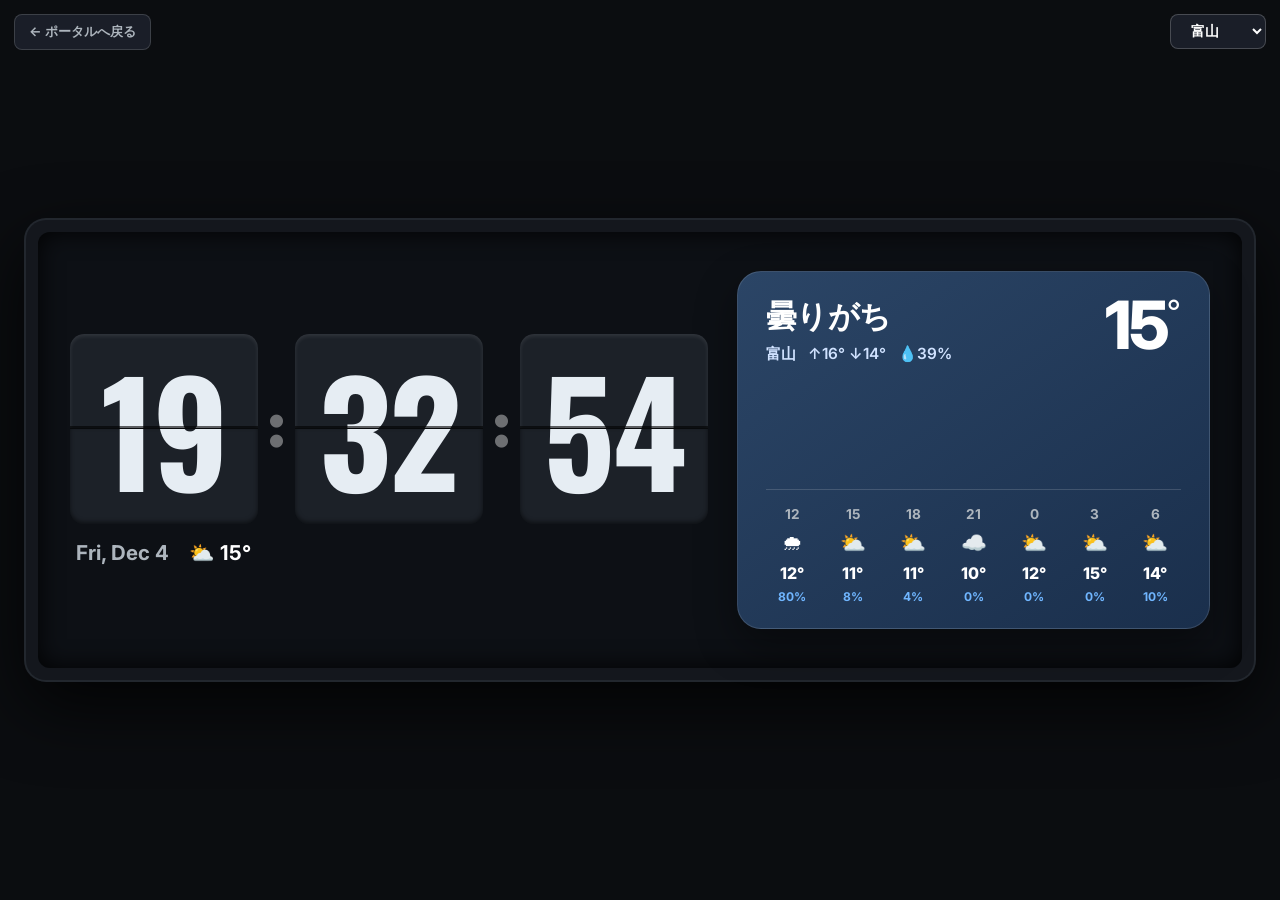
<file: apps/flip-weather/index.html>
<!DOCTYPE html>
<html lang="ja">
<head>
  <meta charset="UTF-8">
  <meta name="viewport" content="width=device-width, initial-scale=1.0, maximum-scale=1.0, user-scalable=no, viewport-fit=cover">
  <title>Flip Clock & Weather Smart Display (フリップ時計＆天気ディスプレイ)</title>
  <link rel="preconnect" href="https://fonts.googleapis.com">
  <link rel="preconnect" href="https://fonts.gstatic.com" crossorigin>
  <link href="https://fonts.googleapis.com/css2?family=Inter:wght@400;600;700;800;900&family=Oswald:wght@600;700&display=swap" rel="stylesheet">
  <link rel="stylesheet" href="style.css">
</head>
<body>

  <!-- Navigation Return -->
  <a href="../../portal.html" class="portal-back-btn" title="ポータル画面に戻る">← ポータルへ戻る</a>

  <!-- Top City / Setting Controls -->
  <div class="top-controls">
    <select id="citySelect" class="city-selector">
      <option value="toyama" selected>富山</option>
      <option value="tokyo">東京</option>
      <option value="osaka">大阪</option>
      <option value="sapporo">札幌</option>
      <option value="fukuoka">福岡</option>
      <option value="nagoya">名古屋</option>
    </select>
  </div>

  <!-- Smart Display Physical Chassis -->
  <div class="smart-display-frame">
    <div class="smart-screen">

      <!-- Left: Flip Clock Section -->
      <section class="clock-panel">
        <div class="flip-clock-wrapper">
          <!-- Hours -->
          <div class="flip-unit" id="flipHours">
            <div class="flip-card">
              <div class="card-upper"><span class="card-num">11</span></div>
              <div class="card-lower"><span class="card-num">11</span></div>
            </div>
          </div>

          <div class="flip-colon">:</div>

          <!-- Minutes -->
          <div class="flip-unit" id="flipMinutes">
            <div class="flip-card">
              <div class="card-upper"><span class="card-num">49</span></div>
              <div class="card-lower"><span class="card-num">49</span></div>
            </div>
          </div>

          <div class="flip-colon">:</div>

          <!-- Seconds -->
          <div class="flip-unit" id="flipSeconds">
            <div class="flip-card">
              <div class="card-upper"><span class="card-num">47</span></div>
              <div class="card-lower"><span class="card-num">47</span></div>
            </div>
          </div>
        </div>

        <!-- Clock Bottom Sub Info -->
        <div class="clock-sub-info">
          <span class="sub-date" id="clockSubDate">Mon, Nov 24</span>
          <span class="sub-weather" id="clockSubWeather">⛅ 15°</span>
        </div>
      </section>

      <!-- Right: Detailed Weather Card -->
      <section class="weather-panel">
        <div class="weather-card">
          <!-- Main Weather Header -->
          <div class="weather-header">
            <div class="weather-headline">
              <h2 class="weather-cond" id="weatherCondText">曇りがち</h2>
              <div class="weather-meta">
                <span id="cityNameLabel">富山</span>
                <span class="meta-highlow">↑<span id="tempHigh">16</span>° ↓<span id="tempLow">14</span>°</span>
                <span class="meta-hum">💧<span id="humVal">39</span>%</span>
              </div>
            </div>

            <div class="current-temp">
              <span class="temp-big" id="currentTempBig">15</span><span class="temp-deg">°</span>
            </div>
          </div>

          <!-- Hourly Forecast Horizontal Track -->
          <div class="forecast-track" id="forecastTrack">
            <!-- 7 Hourly Forecast Slots -->
            <div class="forecast-slot">
              <span class="slot-time">12</span>
              <span class="slot-icon">🌧</span>
              <span class="slot-temp">12°</span>
              <span class="slot-pop">80%</span>
            </div>
            <div class="forecast-slot">
              <span class="slot-time">15</span>
              <span class="slot-icon">⛅</span>
              <span class="slot-temp">11°</span>
              <span class="slot-pop">8%</span>
            </div>
            <div class="forecast-slot">
              <span class="slot-time">18</span>
              <span class="slot-icon">⛅</span>
              <span class="slot-temp">11°</span>
              <span class="slot-pop">4%</span>
            </div>
            <div class="forecast-slot">
              <span class="slot-time">21</span>
              <span class="slot-icon">☁️</span>
              <span class="slot-temp">10°</span>
              <span class="slot-pop">0%</span>
            </div>
            <div class="forecast-slot">
              <span class="slot-time">0</span>
              <span class="slot-icon">⛅</span>
              <span class="slot-temp">12°</span>
              <span class="slot-pop">0%</span>
            </div>
            <div class="forecast-slot">
              <span class="slot-time">3</span>
              <span class="slot-icon">⛅</span>
              <span class="slot-temp">15°</span>
              <span class="slot-pop">0%</span>
            </div>
            <div class="forecast-slot">
              <span class="slot-time">6</span>
              <span class="slot-icon">⛅</span>
              <span class="slot-temp">14°</span>
              <span class="slot-pop">10%</span>
            </div>
          </div>
        </div>
      </section>

    </div>
  </div>

  <script src="app.js"></script>
</body>
</html>
</file>
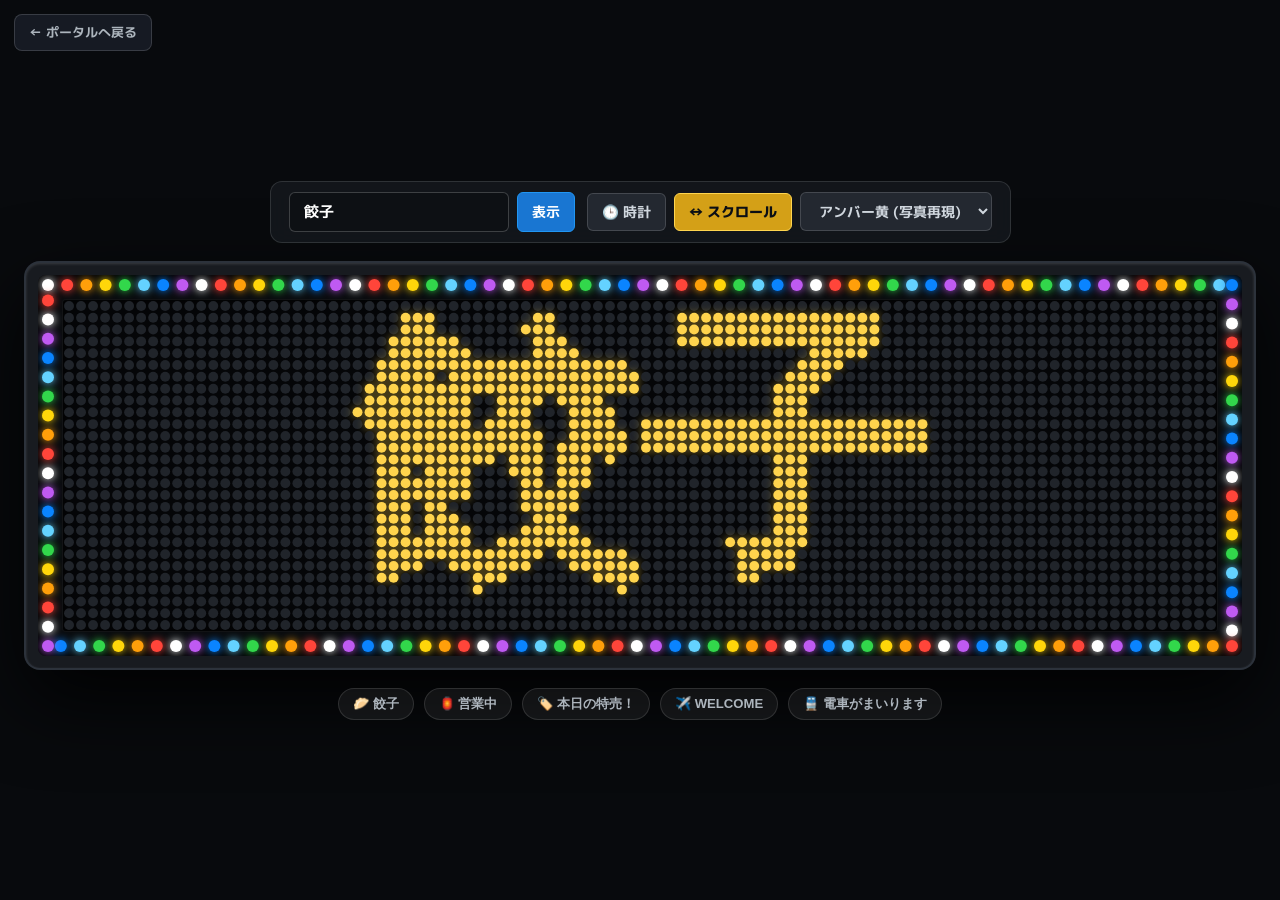
<file: apps/led-matrix/index.html>
<!DOCTYPE html>
<html lang="ja">
<head>
  <meta charset="UTF-8">
  <meta name="viewport" content="width=device-width, initial-scale=1.0, maximum-scale=1.0, user-scalable=no, viewport-fit=cover">
  <title>LED Dot Matrix Display (LEDドットマトリクス電光掲示板)</title>
  <link rel="preconnect" href="https://fonts.googleapis.com">
  <link rel="preconnect" href="https://fonts.gstatic.com" crossorigin>
  <link href="https://fonts.googleapis.com/css2?family=M+PLUS+1p:wght@900&family=Press+Start+2P&family=Share+Tech+Mono&display=swap" rel="stylesheet">
  <link rel="stylesheet" href="style.css">
</head>
<body>

  <!-- Navigation Return -->
  <a href="../../portal.html" class="portal-back-btn" title="ポータル画面に戻る">← ポータルへ戻る</a>

  <!-- Top Controller Bar -->
  <div class="top-controls">
    <div class="input-group">
      <input type="text" id="msgInput" value="餃子" placeholder="表示したい文字（漢字・英数）" maxlength="40">
      <button id="updateMsgBtn" class="ctrl-btn primary">表示</button>
    </div>

    <div class="mode-group">
      <button id="clockModeBtn" class="ctrl-btn">🕒 時計</button>
      <button id="scrollModeBtn" class="ctrl-btn active">↔ スクロール</button>
      <select id="colorSelect" class="ctrl-select">
        <option value="amber" selected>アンバー黄 (写真再現)</option>
        <option value="red">レッド (赤色LED)</option>
        <option value="green">グリーン (緑色LED)</option>
        <option value="cyan">シアン (青緑LED)</option>
        <option value="white">ホワイト (白色LED)</option>
      </select>
    </div>
  </div>

  <!-- Physical Display Chassis Frame -->
  <div class="matrix-chassis">
    <!-- Outer Colorful Chaser LED Border -->
    <div class="chaser-border-wrapper">
      <canvas id="borderLedsCanvas" class="border-canvas"></canvas>

      <!-- Inner Matrix Display Screen -->
      <div class="matrix-screen-box">
        <canvas id="matrixCanvas" class="matrix-canvas"></canvas>
      </div>
    </div>
  </div>

  <!-- Quick Preset Pills -->
  <div class="preset-pills">
    <button class="pill-btn" data-text="餃子">🥟 餃子</button>
    <button class="pill-btn" data-text="営業中">🏮 営業中</button>
    <button class="pill-btn" data-text="本日の特売！">🏷️ 本日の特売！</button>
    <button class="pill-btn" data-text="WELCOME TO TOKYO">✈️ WELCOME</button>
    <button class="pill-btn" data-text="電車がまいります">🚆 電車がまいります</button>
  </div>

  <script src="app.js"></script>
</body>
</html>
</file>
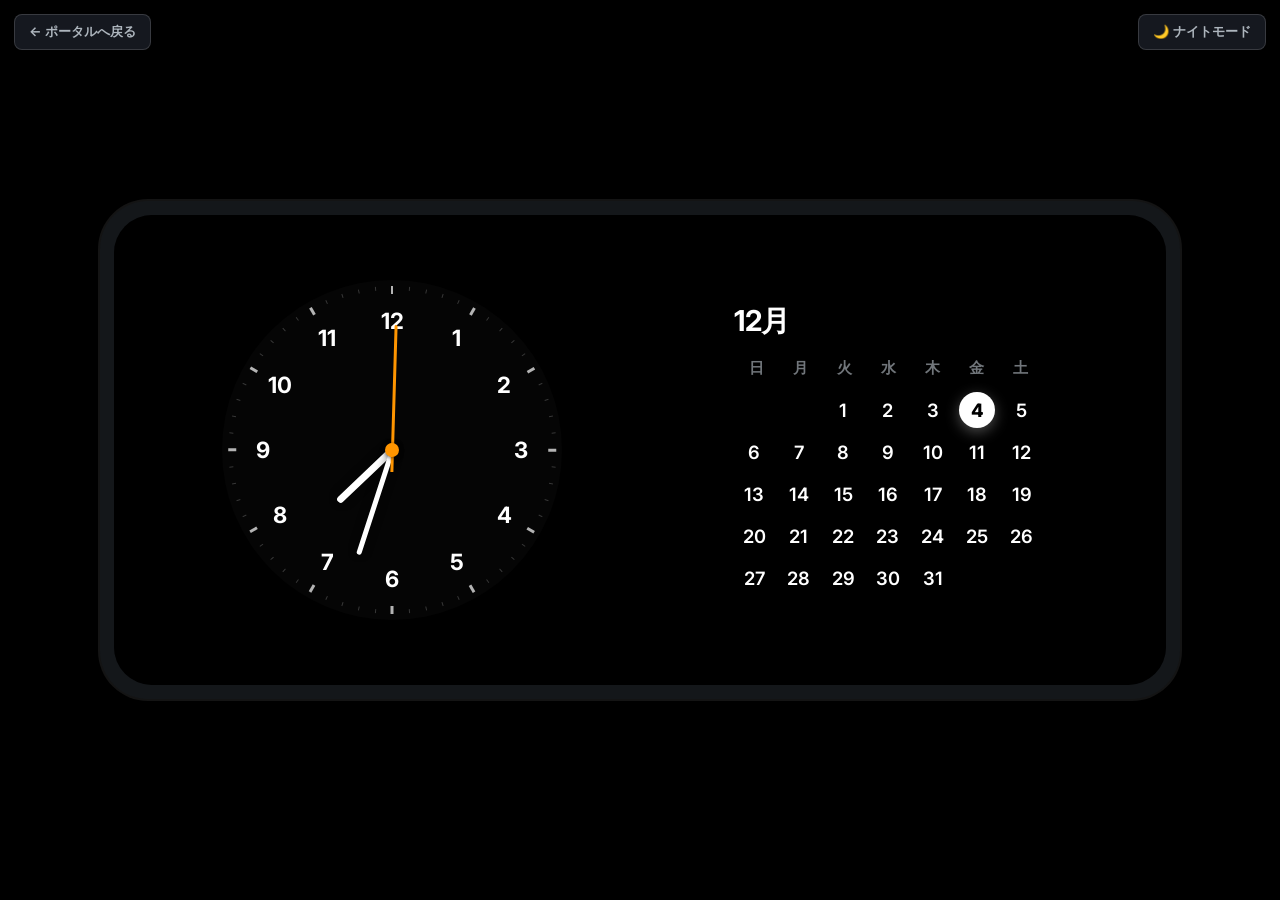
<file: apps/standby-clock/index.html>
<!DOCTYPE html>
<html lang="ja">
<head>
  <meta charset="UTF-8">
  <meta name="viewport" content="width=device-width, initial-scale=1.0, maximum-scale=1.0, user-scalable=no, viewport-fit=cover">
  <title>iOS StandBy Clock & Calendar (スタンバイ風時計＆カレンダー)</title>
  <link rel="preconnect" href="https://fonts.googleapis.com">
  <link rel="preconnect" href="https://fonts.gstatic.com" crossorigin>
  <link href="https://fonts.googleapis.com/css2?family=SF+Pro+Display:wght@400;600;700&family=Inter:wght@400;600;700;800;900&display=swap" rel="stylesheet">
  <link rel="stylesheet" href="style.css">
</head>
<body class="theme-default">

  <!-- Navigation Return -->
  <a href="../../portal.html" class="portal-back-btn" title="ポータル画面に戻る">← ポータルへ戻る</a>

  <!-- Top Controls -->
  <div class="top-controls">
    <button id="themeToggleBtn" class="control-btn" title="ナイトモード切替">🌙 ナイトモード</button>
  </div>

  <!-- Physical Stand Frame / Screen Bezel -->
  <div class="standby-container">
    <div class="standby-screen">

      <!-- Left Widget: Analog Clock -->
      <section class="widget-left">
        <div class="analog-clock" id="analogClock">
          <!-- Dial Numerals -->
          <div class="numeral num-12">12</div>
          <div class="numeral num-1">1</div>
          <div class="numeral num-2">2</div>
          <div class="numeral num-3">3</div>
          <div class="numeral num-4">4</div>
          <div class="numeral num-5">5</div>
          <div class="numeral num-6">6</div>
          <div class="numeral num-7">7</div>
          <div class="numeral num-8">8</div>
          <div class="numeral num-9">9</div>
          <div class="numeral num-10">10</div>
          <div class="numeral num-11">11</div>

          <!-- Ticks -->
          <div class="clock-ticks" id="clockTicks"></div>

          <!-- Hands -->
          <div class="hand hour-hand" id="hourHand"></div>
          <div class="hand minute-hand" id="minuteHand"></div>
          <div class="hand second-hand" id="secondHand"></div>
          <div class="center-pivot"></div>
        </div>
      </section>

      <!-- Right Widget: Month Calendar -->
      <section class="widget-right">
        <div class="calendar-card">
          <header class="cal-header">
            <h2 class="cal-month-title" id="calMonthTitle">11月</h2>
          </header>

          <div class="cal-weekdays">
            <span>日</span>
            <span>月</span>
            <span>火</span>
            <span>水</span>
            <span>木</span>
            <span>金</span>
            <span>土</span>
          </div>

          <div class="cal-days-grid" id="calDaysGrid">
            <!-- Dynamically populated -->
          </div>
        </div>
      </section>

    </div>
  </div>

  <script src="app.js"></script>
</body>
</html>
</file>
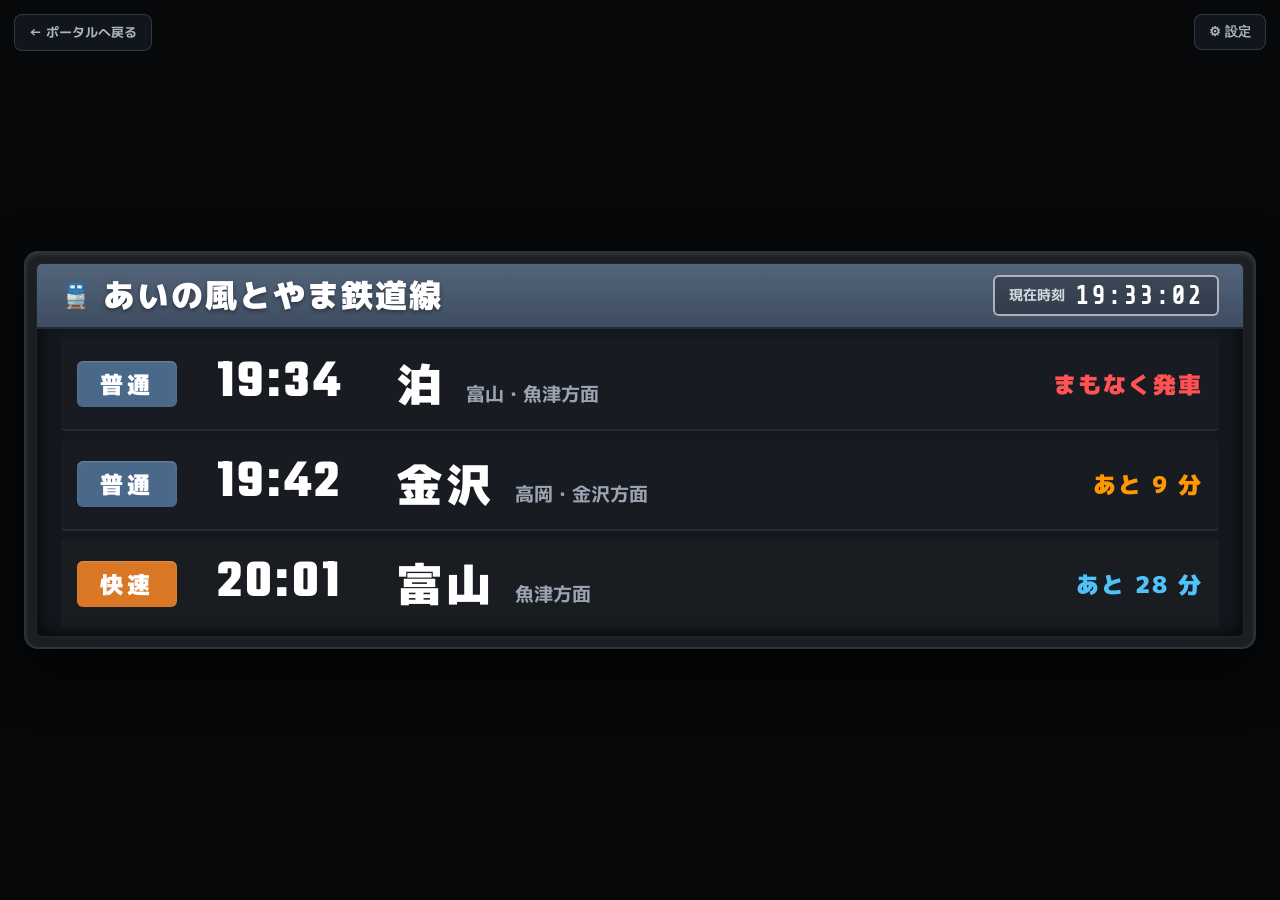
<file: apps/train-board/index.html>
<!DOCTYPE html>
<html lang="ja">
<head>
  <meta charset="UTF-8">
  <meta name="viewport" content="width=device-width, initial-scale=1.0, maximum-scale=1.0, user-scalable=no, viewport-fit=cover">
  <title>鉄道発車標ディスプレイ (Train Departure Board)</title>
  <link rel="preconnect" href="https://fonts.googleapis.com">
  <link rel="preconnect" href="https://fonts.gstatic.com" crossorigin>
  <link href="https://fonts.googleapis.com/css2?family=M+PLUS+1p:wght@500;700;800;900&family=Share+Tech+Mono&family=Teko:wght@600;700&display=swap" rel="stylesheet">
  <link rel="stylesheet" href="style.css">
</head>
<body>

  <!-- Navigation Return -->
  <a href="../../portal.html" class="portal-back-btn" title="ポータル画面に戻る">← ポータルへ戻る</a>

  <!-- Top Setting Toggle -->
  <button id="settingsToggle" class="settings-btn" title="表示・路線設定">⚙ 設定</button>

  <!-- Physical Display Outer Bezel -->
  <div class="display-chassis">
    <div class="display-screen" id="displayScreen">

      <!-- Header Bar -->
      <header class="board-header">
        <div class="line-name-area">
          <span class="line-icon">🚆</span>
          <h1 class="line-title" id="lineTitle">あいの風とやま鉄道線</h1>
        </div>

        <div class="clock-badge">
          <span class="clock-label">現在時刻</span>
          <span class="clock-digits" id="currentClock">20:56:00</span>
        </div>
      </header>

      <!-- Departure Table -->
      <main class="departure-table" id="trainList">
        <!-- Departure Row 1 -->
        <div class="train-row" id="row0">
          <div class="col-type"><span class="type-badge local">普通</span></div>
          <div class="col-time"><span class="dep-time">20:56</span></div>
          <div class="col-dest">
            <span class="dest-name">泊</span>
            <span class="via-info">富山・魚津方面</span>
          </div>
          <div class="col-status">
            <span class="status-badge alert">まもなく発車</span>
          </div>
        </div>

        <!-- Departure Row 2 -->
        <div class="train-row" id="row1">
          <div class="col-type"><span class="type-badge local">普通</span></div>
          <div class="col-time"><span class="dep-time">21:05</span></div>
          <div class="col-dest">
            <span class="dest-name">金沢</span>
            <span class="via-info">高岡・金沢方面</span>
          </div>
          <div class="col-status">
            <span class="status-badge warn">あと 9 分</span>
          </div>
        </div>

        <!-- Departure Row 3 -->
        <div class="train-row" id="row2">
          <div class="col-type"><span class="type-badge rapid">快速</span></div>
          <div class="col-time"><span class="dep-time">21:24</span></div>
          <div class="col-dest">
            <span class="dest-name">富山</span>
            <span class="via-info">魚津方面</span>
          </div>
          <div class="col-status">
            <span class="status-badge info">あと 28 分</span>
          </div>
        </div>
      </main>

      <!-- Bottom Ticker Notice -->
      <footer class="board-footer">
        <div class="ticker-wrapper">
          <span class="ticker-label">【運行情報】</span>
          <div class="ticker-content">
            <span class="ticker-text" id="tickerText">平常通り運行しております。足元にご注意の上ご乗車ください。駆け込み乗車は危険ですのでおやめください。</span>
          </div>
        </div>
      </footer>

    </div>
  </div>

  <!-- Settings Modal Dialog -->
  <div class="settings-modal" id="settingsModal">
    <div class="modal-card">
      <div class="modal-header">
        <h2>発車標の設定</h2>
        <button id="closeSettings" class="close-btn">×</button>
      </div>

      <div class="setting-item">
        <label for="presetSelect">路線プリセット</label>
        <select id="presetSelect">
          <option value="ainokaze" selected>あいの風とやま鉄道（富山・泊・金沢）</option>
          <option value="yamanote">JR山手線（東京・品川・新宿・渋谷）</option>
          <option value="tokaido">JR東海道線（横浜・小田原・熱海）</option>
          <option value="chuo">JR中央線快速（御茶ノ水・新宿・八王子）</option>
          <option value="hakodate">JR函館本線（小樽・札幌・岩見沢）</option>
          <option value="shinkansen">北陸新幹線（長野・大宮・東京方面）</option>
          <option value="custom">カスタム路線（自由入力）</option>
        </select>
      </div>

      <div class="setting-item" id="customInputGroup" style="display: none;">
        <label for="customLineName">カスタム路線名</label>
        <input type="text" id="customLineName" placeholder="〇〇線 / 〇〇駅発車案内">
      </div>

      <div class="setting-item">
        <label for="intervalSelect">発車間隔シミュレーション</label>
        <select id="intervalSelect">
          <option value="real">現在時刻連動（リアルタイム自動循環）</option>
          <option value="5min">5分おき発車（テスト用）</option>
          <option value="10min" selected>10分おき発車（標準）</option>
        </select>
      </div>

      <div class="setting-item">
        <label for="tickerInput">運行案内テロップ</label>
        <input type="text" id="tickerInput" value="平常通り運行しております。お忘れ物にご注意ください。">
      </div>

      <div class="modal-actions">
        <button id="saveSettingsBtn" class="btn-primary">保存して反映</button>
      </div>
    </div>
  </div>

  <script src="app.js"></script>
</body>
</html>
</file>
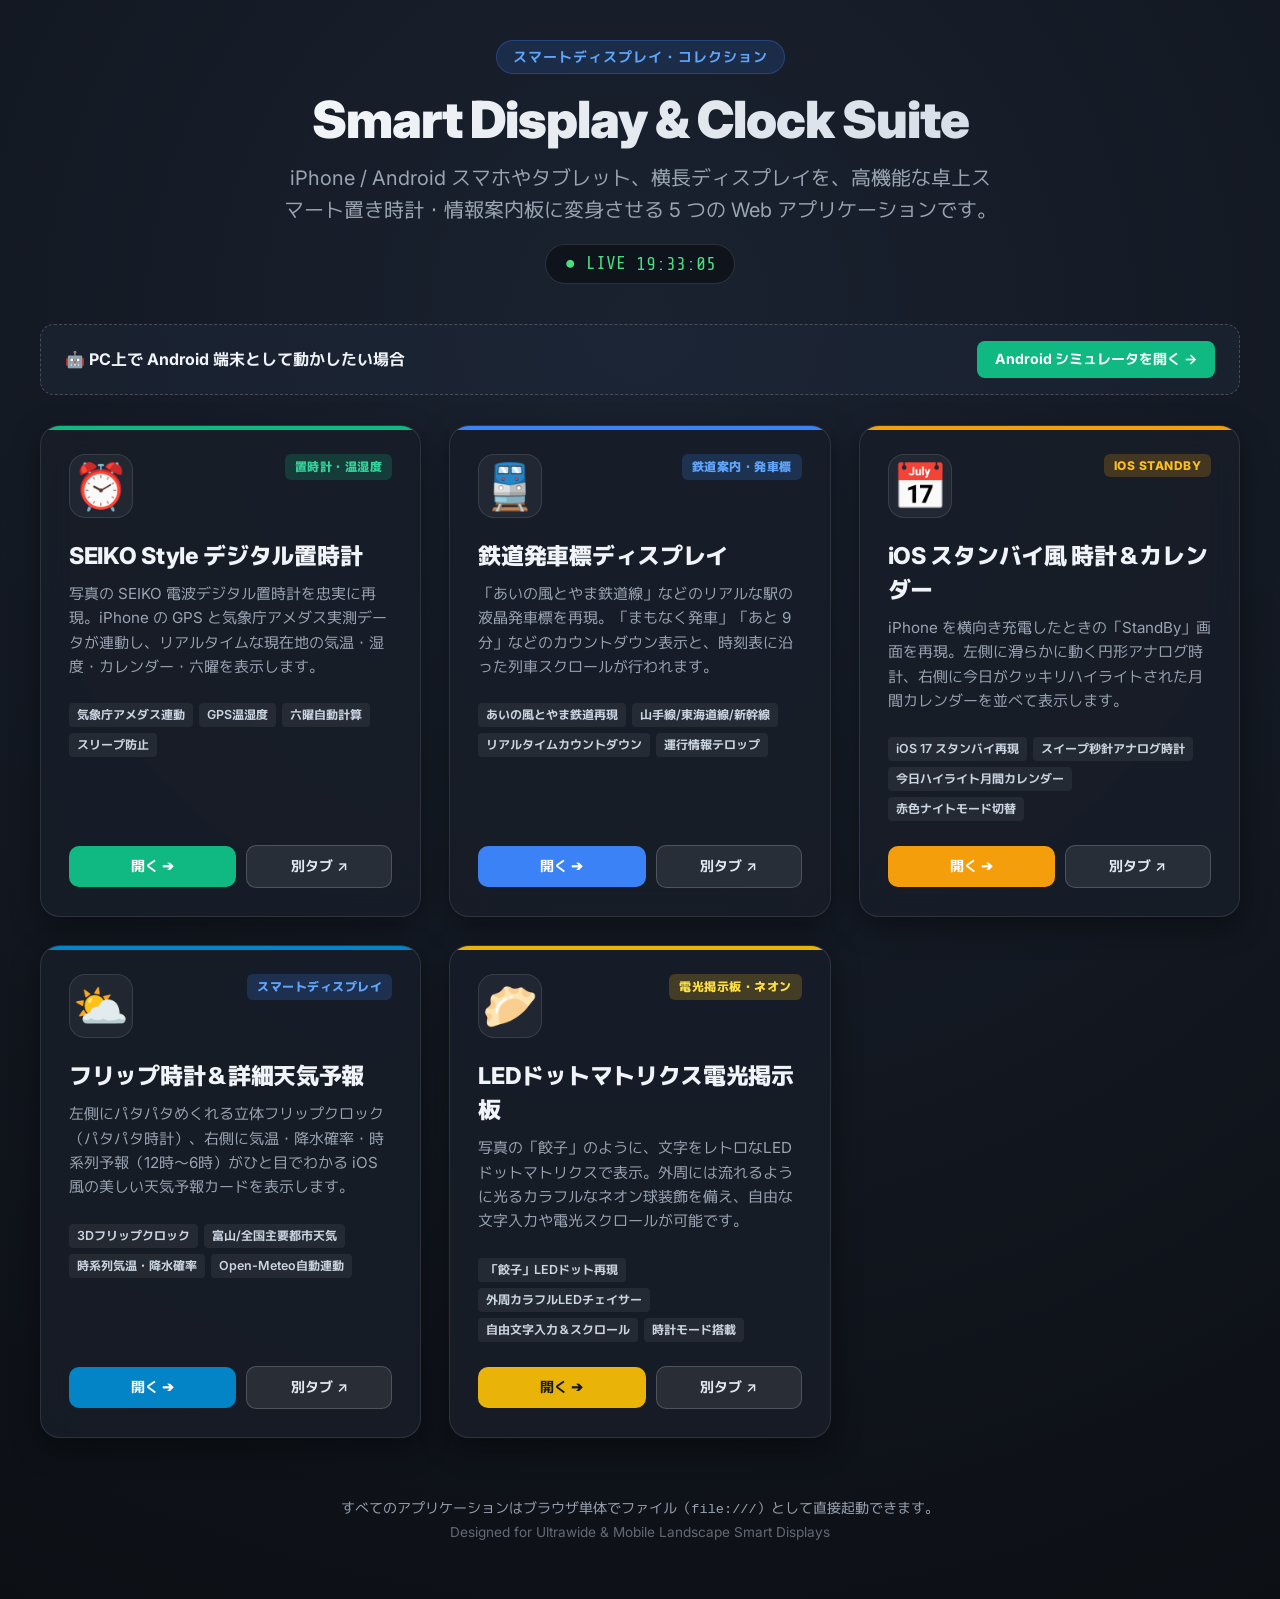
<file: portal.html>
<!DOCTYPE html>
<html lang="ja">
<head>
  <meta charset="UTF-8">
  <meta name="viewport" content="width=device-width, initial-scale=1.0, maximum-scale=1.0, user-scalable=no, viewport-fit=cover">
  <title>Smart Display & Clock Portal (スマートディスプレイ・ポータル)</title>
  <link rel="preconnect" href="https://fonts.googleapis.com">
  <link rel="preconnect" href="https://fonts.gstatic.com" crossorigin>
  <link href="https://fonts.googleapis.com/css2?family=Inter:wght@400;600;700;800;900&family=M+PLUS+1p:wght@700;800;900&family=Share+Tech+Mono&display=swap" rel="stylesheet">
  <style>
    :root {
      --bg-gradient: radial-gradient(circle at 50% 20%, #1a2230 0%, #0c0f14 100%);
      --card-bg: rgba(24, 30, 40, 0.85);
      --card-border: rgba(255, 255, 255, 0.1);
      --card-hover-border: rgba(90, 160, 255, 0.6);
      --text-main: #f0f4f8;
      --text-muted: #9aa4b2;
      --accent-blue: #3b82f6;
      --accent-green: #10b981;
      --accent-amber: #f59e0b;
      --accent-purple: #8b5cf6;
    }

    * {
      box-sizing: border-box;
      margin: 0;
      padding: 0;
    }

    body {
      background: var(--bg-gradient);
      color: var(--text-main);
      font-family: 'Inter', 'M PLUS 1p', -apple-system, sans-serif;
      min-height: 100vh;
      display: flex;
      flex-direction: column;
      align-items: center;
      padding: 40px 20px 60px;
    }

    /* Header */
    .portal-header {
      width: 100%;
      max-width: 1200px;
      text-align: center;
      margin-bottom: 40px;
    }

    .header-badge {
      display: inline-block;
      background: rgba(59, 130, 246, 0.15);
      color: #60a5fa;
      border: 1px solid rgba(59, 130, 246, 0.3);
      padding: 6px 16px;
      border-radius: 20px;
      font-size: 0.85rem;
      font-weight: 700;
      letter-spacing: 1px;
      margin-bottom: 14px;
      text-transform: uppercase;
    }

    .portal-title {
      font-size: clamp(2rem, 4vw, 3.2rem);
      font-weight: 900;
      letter-spacing: -1px;
      margin-bottom: 12px;
      background: linear-gradient(135deg, #ffffff 0%, #cbd5e1 100%);
      -webkit-background-clip: text;
      -webkit-text-fill-color: transparent;
    }

    .portal-subtitle {
      font-size: clamp(1rem, 1.8vw, 1.25rem);
      color: var(--text-muted);
      max-width: 720px;
      margin: 0 auto;
      line-height: 1.6;
    }

    .live-clock-pill {
      display: inline-flex;
      align-items: center;
      gap: 10px;
      background: rgba(0, 0, 0, 0.4);
      border: 1px solid rgba(255, 255, 255, 0.12);
      padding: 8px 18px;
      border-radius: 30px;
      margin-top: 18px;
      font-family: 'Share Tech Mono', monospace;
      font-size: 1.15rem;
      color: #4ade80;
    }

    /* Cards Grid */
    .cards-grid {
      width: 100%;
      max-width: 1200px;
      display: grid;
      grid-template-columns: repeat(auto-fit, minmax(340px, 1fr));
      gap: 28px;
    }

    /* Card Item */
    .app-card {
      background: var(--card-bg);
      border: 1px solid var(--card-border);
      border-radius: 20px;
      padding: 28px;
      display: flex;
      flex-direction: column;
      justify-content: space-between;
      backdrop-filter: blur(16px);
      box-shadow: 0 10px 30px rgba(0, 0, 0, 0.4);
      transition: all 0.3s cubic-bezier(0.16, 1, 0.3, 1);
      position: relative;
      overflow: hidden;
      text-decoration: none;
      color: inherit;
    }

    .app-card:hover {
      transform: translateY(-6px);
      border-color: var(--card-hover-border);
      box-shadow: 0 20px 45px rgba(0, 0, 0, 0.6), 0 0 25px rgba(59, 130, 246, 0.2);
    }

    /* Top Glow Indicator */
    .app-card::before {
      content: '';
      position: absolute;
      top: 0;
      left: 0;
      right: 0;
      height: 4px;
      background: var(--theme-accent, #3b82f6);
    }

    .card-top {
      display: flex;
      justify-content: space-between;
      align-items: flex-start;
      margin-bottom: 20px;
    }

    .app-icon {
      font-size: 2.8rem;
      background: rgba(255, 255, 255, 0.05);
      width: 64px;
      height: 64px;
      display: flex;
      justify-content: center;
      align-items: center;
      border-radius: 16px;
      border: 1px solid rgba(255, 255, 255, 0.1);
    }

    .tag-badge {
      font-size: 0.75rem;
      font-weight: 800;
      text-transform: uppercase;
      padding: 4px 10px;
      border-radius: 6px;
      letter-spacing: 0.5px;
    }

    .tag-green  { background: rgba(16, 185, 129, 0.2); color: #34d399; }
    .tag-blue   { background: rgba(59, 130, 246, 0.2); color: #60a5fa; }
    .tag-orange { background: rgba(245, 158, 11, 0.2); color: #fbbf24; }
    .tag-purple { background: rgba(139, 92, 246, 0.2); color: #a78bfa; }
    .tag-amber  { background: rgba(251, 191, 36, 0.2); color: #fde047; }

    .card-title {
      font-size: 1.45rem;
      font-weight: 800;
      margin-bottom: 10px;
      letter-spacing: -0.3px;
    }

    .card-desc {
      font-size: 0.95rem;
      color: var(--text-muted);
      line-height: 1.6;
      margin-bottom: 24px;
      flex: 1;
    }

    /* Key Features Pills inside card */
    .features-list {
      display: flex;
      gap: 6px;
      flex-wrap: wrap;
      margin-bottom: 24px;
    }

    .feat-pill {
      font-size: 0.78rem;
      font-weight: 600;
      background: rgba(255, 255, 255, 0.06);
      color: #cbd5e1;
      padding: 3px 8px;
      border-radius: 4px;
    }

    /* Launch Button */
    .card-footer {
      display: flex;
      gap: 10px;
      align-items: center;
    }

    .btn-open {
      flex: 1.2;
      background: var(--theme-accent, #3b82f6);
      color: #ffffff;
      padding: 10px 14px;
      border-radius: 10px;
      text-align: center;
      font-size: 0.9rem;
      font-weight: 700;
      text-decoration: none;
      transition: all 0.2s;
      display: inline-flex;
      justify-content: center;
      align-items: center;
      gap: 6px;
    }

    .btn-open:hover {
      filter: brightness(1.15);
      transform: translateY(-2px);
    }

    .btn-newtab {
      flex: 1;
      background: rgba(255, 255, 255, 0.08);
      border: 1px solid rgba(255, 255, 255, 0.18);
      color: #e2e8f0;
      padding: 10px 14px;
      border-radius: 10px;
      text-align: center;
      font-size: 0.88rem;
      font-weight: 600;
      text-decoration: none;
      transition: all 0.2s;
      display: inline-flex;
      justify-content: center;
      align-items: center;
      gap: 6px;
    }

    .btn-newtab:hover {
      background: rgba(255, 255, 255, 0.16);
      border-color: rgba(255, 255, 255, 0.35);
      color: #ffffff;
      transform: translateY(-2px);
    }

    /* Footer Info */
    .portal-footer {
      margin-top: 60px;
      text-align: center;
      font-size: 0.85rem;
      color: var(--text-muted);
    }

    /* Simulator Button */
    .sim-bar {
      width: 100%;
      max-width: 1200px;
      background: rgba(30, 41, 59, 0.5);
      border: 1px dashed rgba(255, 255, 255, 0.2);
      border-radius: 14px;
      padding: 16px 24px;
      margin-bottom: 30px;
      display: flex;
      justify-content: space-between;
      align-items: center;
      flex-wrap: wrap;
      gap: 12px;
    }

    .sim-bar-title {
      font-weight: 700;
      display: flex;
      align-items: center;
      gap: 8px;
    }

    .sim-link-btn {
      background: #10b981;
      color: #ffffff;
      text-decoration: none;
      padding: 8px 18px;
      border-radius: 8px;
      font-size: 0.88rem;
      font-weight: 700;
      transition: background 0.2s;
    }

    .sim-link-btn:hover {
      background: #059669;
    }
  </style>
</head>
<body>

  <!-- Header -->
  <header class="portal-header">
    <div class="header-badge">スマートディスプレイ・コレクション</div>
    <h1 class="portal-title">Smart Display & Clock Suite</h1>
    <p class="portal-subtitle">
      iPhone / Android スマホやタブレット、横長ディスプレイを、高機能な卓上スマート置き時計・情報案内板に変身させる 5 つの Web アプリケーションです。
    </p>

    <div class="live-clock-pill">
      <span>● LIVE</span>
      <span id="portalClock">--:--:--</span>
    </div>
  </header>

  <!-- Simulator Notice Bar -->
  <div class="sim-bar">
    <div class="sim-bar-title">
      <span>🤖 PC上で Android 端末として動かしたい場合</span>
    </div>
    <a href="./simulator.html" class="sim-link-btn" target="_blank">Android シミュレータを開く →</a>
  </div>

  <!-- Cards Grid (5 Applications) -->
  <main class="cards-grid">

    <!-- App 1: SEIKO Style Digital Clock -->
    <div class="app-card" style="--theme-accent: #10b981;">
      <div>
        <div class="card-top">
          <div class="app-icon">⏰</div>
          <span class="tag-badge tag-green">置時計・温湿度</span>
        </div>
        <h2 class="card-title">SEIKO Style デジタル置時計</h2>
        <p class="card-desc">
          写真の SEIKO 電波デジタル置時計を忠実に再現。iPhone の GPS と気象庁アメダス実測データが連動し、リアルタイムな現在地の気温・湿度・カレンダー・六曜を表示します。
        </p>
        <div class="features-list">
          <span class="feat-pill">気象庁アメダス連動</span>
          <span class="feat-pill">GPS温湿度</span>
          <span class="feat-pill">六曜自動計算</span>
          <span class="feat-pill">スリープ防止</span>
        </div>
      </div>
      <div class="card-footer">
        <a href="./index.html" class="btn-open" style="background: #10b981;">開く ➔</a>
        <a href="./index.html" target="_blank" rel="noopener noreferrer" class="btn-newtab">別タブ ↗</a>
      </div>
    </div>

    <!-- App 2: 鉄道発車標ディスプレイ -->
    <div class="app-card" style="--theme-accent: #3b82f6;">
      <div>
        <div class="card-top">
          <div class="app-icon">🚆</div>
          <span class="tag-badge tag-blue">鉄道案内・発車標</span>
        </div>
        <h2 class="card-title">鉄道発車標ディスプレイ</h2>
        <p class="card-desc">
          「あいの風とやま鉄道線」などのリアルな駅の液晶発車標を再現。「まもなく発車」「あと 9 分」などのカウントダウン表示と、時刻表に沿った列車スクロールが行われます。
        </p>
        <div class="features-list">
          <span class="feat-pill">あいの風とやま鉄道再現</span>
          <span class="feat-pill">山手線/東海道線/新幹線</span>
          <span class="feat-pill">リアルタイムカウントダウン</span>
          <span class="feat-pill">運行情報テロップ</span>
        </div>
      </div>
      <div class="card-footer">
        <a href="./apps/train-board/index.html" class="btn-open" style="background: #3b82f6;">開く ➔</a>
        <a href="./apps/train-board/index.html" target="_blank" rel="noopener noreferrer" class="btn-newtab">別タブ ↗</a>
      </div>
    </div>

    <!-- App 3: iOS スタンバイ風 時計＆カレンダー -->
    <div class="app-card" style="--theme-accent: #f59e0b;">
      <div>
        <div class="card-top">
          <div class="app-icon">📅</div>
          <span class="tag-badge tag-orange">iOS StandBy</span>
        </div>
        <h2 class="card-title">iOS スタンバイ風 時計＆カレンダー</h2>
        <p class="card-desc">
          iPhone を横向き充電したときの「StandBy」画面を再現。左側に滑らかに動く円形アナログ時計、右側に今日がクッキリハイライトされた月間カレンダーを並べて表示します。
        </p>
        <div class="features-list">
          <span class="feat-pill">iOS 17 スタンバイ再現</span>
          <span class="feat-pill">スイープ秒針アナログ時計</span>
          <span class="feat-pill">今日ハイライト月間カレンダー</span>
          <span class="feat-pill">赤色ナイトモード切替</span>
        </div>
      </div>
      <div class="card-footer">
        <a href="./apps/standby-clock/index.html" class="btn-open" style="background: #f59e0b;">開く ➔</a>
        <a href="./apps/standby-clock/index.html" target="_blank" rel="noopener noreferrer" class="btn-newtab">別タブ ↗</a>
      </div>
    </div>

    <!-- App 4: パタパタ時計＆詳細天気予報スマートディスプレイ -->
    <div class="app-card" style="--theme-accent: #0284c7;">
      <div>
        <div class="card-top">
          <div class="app-icon">⛅</div>
          <span class="tag-badge tag-blue">スマートディスプレイ</span>
        </div>
        <h2 class="card-title">フリップ時計＆詳細天気予報</h2>
        <p class="card-desc">
          左側にパタパタめくれる立体フリップクロック（パタパタ時計）、右側に気温・降水確率・時系列予報（12時〜6時）がひと目でわかる iOS 風の美しい天気予報カードを表示します。
        </p>
        <div class="features-list">
          <span class="feat-pill">3Dフリップクロック</span>
          <span class="feat-pill">富山/全国主要都市天気</span>
          <span class="feat-pill">時系列気温・降水確率</span>
          <span class="feat-pill">Open-Meteo自動連動</span>
        </div>
      </div>
      <div class="card-footer">
        <a href="./apps/flip-weather/index.html" class="btn-open" style="background: #0284c7;">開く ➔</a>
        <a href="./apps/flip-weather/index.html" target="_blank" rel="noopener noreferrer" class="btn-newtab">別タブ ↗</a>
      </div>
    </div>

    <!-- App 5: LEDドットマトリクス電光掲示板 -->
    <div class="app-card" style="--theme-accent: #eab308;">
      <div>
        <div class="card-top">
          <div class="app-icon">🥟</div>
          <span class="tag-badge tag-amber">電光掲示板・ネオン</span>
        </div>
        <h2 class="card-title">LEDドットマトリクス電光掲示板</h2>
        <p class="card-desc">
          写真の「餃子」のように、文字をレトロなLEDドットマトリクスで表示。外周には流れるように光るカラフルなネオン球装飾を備え、自由な文字入力や電光スクロールが可能です。
        </p>
        <div class="features-list">
          <span class="feat-pill">「餃子」LEDドット再現</span>
          <span class="feat-pill">外周カラフルLEDチェイサー</span>
          <span class="feat-pill">自由文字入力＆スクロール</span>
          <span class="feat-pill">時計モード搭載</span>
        </div>
      </div>
      <div class="card-footer">
        <a href="./apps/led-matrix/index.html" class="btn-open" style="background: #eab308; color: #111827;">開く ➔</a>
        <a href="./apps/led-matrix/index.html" target="_blank" rel="noopener noreferrer" class="btn-newtab">別タブ ↗</a>
      </div>
    </div>

  </main>

  <!-- Footer -->
  <footer class="portal-footer">
    <p>すべてのアプリケーションはブラウザ単体でファイル（<code>file:///</code>）として直接起動できます。</p>
    <p style="margin-top: 6px; opacity: 0.6;">Designed for Ultrawide & Mobile Landscape Smart Displays</p>
  </footer>

  <script>
    function updateClock() {
      const now = new Date();
      const hh = String(now.getHours()).padStart(2, '0');
      const mm = String(now.getMinutes()).padStart(2, '0');
      const ss = String(now.getSeconds()).padStart(2, '0');
      document.getElementById('portalClock').textContent = `${hh}:${mm}:${ss}`;
    }
    updateClock();
    setInterval(updateClock, 1000);
  </script>
</body>
</html>
</file>
<file: apps/flip-weather/style.css>
:root {
  --bg-color: #0b0d10;
  --chassis-border: #22272e;
  --clock-card-bg: #1c2128;
  --clock-digit-color: #e6edf3;
  --weather-card-bg: linear-gradient(145deg, #2b4566 0%, #1a2f4c 100%);
  --weather-card-border: rgba(255, 255, 255, 0.12);
  --text-main: #ffffff;
  --text-muted: #8b949e;
  --accent-cyan: #58a6ff;
}

* {
  box-sizing: border-box;
  margin: 0;
  padding: 0;
}

body {
  background: var(--bg-color);
  color: var(--text-main);
  font-family: 'Inter', -apple-system, BlinkMacSystemFont, "Segoe UI", sans-serif;
  min-height: 100vh;
  display: flex;
  justify-content: center;
  align-items: center;
  overflow: hidden;
  user-select: none;
}

/* Portal Navigation */
.portal-back-btn {
  position: fixed;
  top: 14px;
  left: 14px;
  background: rgba(30, 35, 45, 0.85);
  color: #adb5bd;
  text-decoration: none;
  font-size: 0.82rem;
  font-weight: 700;
  padding: 8px 14px;
  border-radius: 8px;
  border: 1px solid rgba(255, 255, 255, 0.15);
  backdrop-filter: blur(8px);
  z-index: 100;
  transition: all 0.2s;
}

.portal-back-btn:hover {
  background: rgba(50, 60, 75, 0.95);
  color: #ffffff;
}

.top-controls {
  position: fixed;
  top: 14px;
  right: 14px;
  z-index: 100;
}

.city-selector {
  background: rgba(30, 35, 45, 0.85);
  color: #ffffff;
  border: 1px solid rgba(255, 255, 255, 0.2);
  padding: 8px 16px;
  border-radius: 8px;
  font-size: 0.85rem;
  font-weight: 700;
  outline: none;
  cursor: pointer;
  backdrop-filter: blur(8px);
}

/* Display Chassis Frame */
.smart-display-frame {
  width: 96vw;
  max-width: 1240px;
  aspect-ratio: 24 / 9;
  background: #14171d;
  border-radius: 20px;
  padding: 12px;
  box-shadow: 
    0 0 0 2px var(--chassis-border),
    0 25px 70px rgba(0, 0, 0, 0.8);
  display: flex;
}

.smart-screen {
  flex: 1;
  background: #0d1015;
  border-radius: 12px;
  display: grid;
  grid-template-columns: 1.35fr 1fr;
  padding: 24px 32px;
  gap: 28px;
  align-items: center;
  box-shadow: inset 0 0 24px rgba(0, 0, 0, 0.9);
}

/* Left Panel: Flip Clock */
.clock-panel {
  display: flex;
  flex-direction: column;
  justify-content: center;
  height: 100%;
  gap: 16px;
}

.flip-clock-wrapper {
  display: flex;
  align-items: center;
  gap: 10px;
}

.flip-colon {
  font-size: clamp(2rem, 5vw, 4.5rem);
  font-weight: 900;
  color: rgba(255, 255, 255, 0.4);
  line-height: 1;
  margin-top: -10px;
  animation: colonBlink 1s infinite;
}

@keyframes colonBlink {
  0%, 100% { opacity: 0.8; }
  50% { opacity: 0.2; }
}

/* Individual Flip Unit */
.flip-unit {
  position: relative;
  flex: 1;
  height: clamp(100px, 18vw, 190px);
  perspective: 600px;
}

.flip-card {
  position: relative;
  width: 100%;
  height: 100%;
  display: flex;
  flex-direction: column;
}

.card-upper, .card-lower {
  position: relative;
  width: 100%;
  height: 50%;
  background: var(--clock-card-bg);
  overflow: hidden;
  display: flex;
  justify-content: center;
  box-shadow: 0 4px 10px rgba(0, 0, 0, 0.5);
}

.card-upper {
  border-radius: 14px 14px 0 0;
  align-items: flex-end;
  border-bottom: 1.5px solid rgba(0, 0, 0, 0.7);
  box-shadow: inset 0 2px 4px rgba(255, 255, 255, 0.1);
}

.card-lower {
  border-radius: 0 0 14px 14px;
  align-items: flex-start;
  box-shadow: inset 0 -2px 4px rgba(0, 0, 0, 0.5);
}

.card-num {
  font-family: 'Oswald', 'Inter', sans-serif;
  font-size: clamp(3.8rem, 11vw, 8.8rem);
  font-weight: 700;
  color: var(--clock-digit-color);
  line-height: 0;
  letter-spacing: -2px;
}

.card-upper .card-num {
  transform: translateY(50%);
}

.card-lower .card-num {
  transform: translateY(-50%);
}

/* Horizontal card split shadow */
.card-upper::after {
  content: '';
  position: absolute;
  bottom: 0;
  left: 0;
  right: 0;
  height: 2px;
  background: rgba(0, 0, 0, 0.6);
}

/* Sub info below flip clock */
.clock-sub-info {
  display: flex;
  align-items: center;
  gap: 20px;
  padding-left: 6px;
  font-size: clamp(1rem, 1.6vw, 1.5rem);
  font-weight: 700;
  color: #adb5bd;
}

.sub-weather {
  color: #ffffff;
}

/* Right Panel: Weather Card */
.weather-panel {
  height: 100%;
  display: flex;
  align-items: center;
}

.weather-card {
  width: 100%;
  height: 92%;
  background: var(--weather-card-bg);
  border-radius: 24px;
  border: 1px solid var(--weather-card-border);
  padding: 24px 28px;
  display: flex;
  flex-direction: column;
  justify-content: space-between;
  box-shadow: 0 16px 40px rgba(0, 0, 0, 0.4);
}

/* Weather Header */
.weather-header {
  display: flex;
  justify-content: space-between;
  align-items: flex-start;
}

.weather-cond {
  font-size: clamp(1.6rem, 2.4vw, 2.4rem);
  font-weight: 800;
  letter-spacing: -0.5px;
  margin-bottom: 6px;
}

.weather-meta {
  display: flex;
  gap: 12px;
  font-size: clamp(0.9rem, 1.2vw, 1.15rem);
  color: #d0e2ff;
  font-weight: 600;
}

.current-temp {
  display: flex;
  align-items: flex-start;
}

.temp-big {
  font-size: clamp(3.2rem, 5.2vw, 5.5rem);
  font-weight: 800;
  line-height: 0.9;
  letter-spacing: -3px;
}

.temp-deg {
  font-size: clamp(1.8rem, 2.5vw, 2.5rem);
  font-weight: 400;
  line-height: 1;
}

/* Hourly Forecast Track */
.forecast-track {
  display: grid;
  grid-template-columns: repeat(7, 1fr);
  gap: 8px;
  border-top: 1px solid rgba(255, 255, 255, 0.15);
  padding-top: 16px;
}

.forecast-slot {
  display: flex;
  flex-direction: column;
  align-items: center;
  gap: 6px;
  text-align: center;
}

.slot-time {
  font-size: 0.85rem;
  font-weight: 700;
  color: #adb5bd;
}

.slot-icon {
  font-size: 1.3rem;
  margin: 2px 0;
}

.slot-temp {
  font-size: 1rem;
  font-weight: 800;
  color: #ffffff;
}

.slot-pop {
  font-size: 0.75rem;
  font-weight: 700;
  color: #70b6ff;
}

/* Responsive */
@media (max-width: 768px) {
  .smart-display-frame {
    aspect-ratio: auto;
    width: 100vw;
    height: 100vh;
    border-radius: 0;
    padding: 0;
  }
  .smart-screen {
    border-radius: 0;
    grid-template-columns: 1fr;
    grid-template-rows: auto 1fr;
    padding: 16px;
    gap: 16px;
  }
  .forecast-track {
    gap: 4px;
  }
}
</file>
<file: apps/led-matrix/style.css>
:root {
  --bg-deep: #080a0d;
  --chassis-frame: #181b20;
  --chassis-border: #2c323b;
  --screen-bg: #050608;
  --text-main: #f0f3f6;
  --text-muted: #8b949e;
  --led-amber-on: #ffd54f;
  --led-amber-glow: rgba(255, 213, 79, 0.6);
  --led-off: #1b1f24;
}

* {
  box-sizing: border-box;
  margin: 0;
  padding: 0;
}

body {
  background: var(--bg-deep);
  color: var(--text-main);
  font-family: 'M PLUS 1p', -apple-system, BlinkMacSystemFont, "Segoe UI", sans-serif;
  min-height: 100vh;
  display: flex;
  flex-direction: column;
  justify-content: center;
  align-items: center;
  overflow: hidden;
  user-select: none;
  gap: 20px;
}

/* Portal Navigation */
.portal-back-btn {
  position: fixed;
  top: 14px;
  left: 14px;
  background: rgba(25, 30, 40, 0.85);
  color: #adb5bd;
  text-decoration: none;
  font-size: 0.82rem;
  font-weight: 700;
  padding: 8px 14px;
  border-radius: 8px;
  border: 1px solid rgba(255, 255, 255, 0.15);
  backdrop-filter: blur(8px);
  z-index: 100;
  transition: all 0.2s;
}

.portal-back-btn:hover {
  background: rgba(45, 55, 70, 0.95);
  color: #ffffff;
}

/* Top Controller Bar */
.top-controls {
  display: flex;
  align-items: center;
  gap: 12px;
  flex-wrap: wrap;
  justify-content: center;
  background: rgba(20, 24, 30, 0.85);
  padding: 10px 18px;
  border-radius: 12px;
  border: 1px solid rgba(255, 255, 255, 0.12);
  backdrop-filter: blur(10px);
  z-index: 50;
}

.input-group {
  display: flex;
  gap: 8px;
}

#msgInput {
  background: #0d1014;
  border: 1px solid rgba(255, 255, 255, 0.2);
  color: #ffffff;
  padding: 8px 14px;
  border-radius: 6px;
  font-size: 0.95rem;
  font-weight: 700;
  font-family: inherit;
  width: 220px;
  outline: none;
  transition: border-color 0.2s;
}

#msgInput:focus {
  border-color: #ffd54f;
}

.mode-group {
  display: flex;
  align-items: center;
  gap: 8px;
}

.ctrl-btn, .ctrl-select {
  background: #232830;
  border: 1px solid rgba(255, 255, 255, 0.15);
  color: #d0d7de;
  padding: 8px 14px;
  border-radius: 6px;
  font-size: 0.85rem;
  font-weight: 700;
  font-family: inherit;
  cursor: pointer;
  outline: none;
  transition: all 0.2s;
}

.ctrl-btn:hover, .ctrl-select:hover {
  background: #2e3540;
  color: #ffffff;
}

.ctrl-btn.active {
  background: #d4a017;
  color: #0b0e14;
  border-color: #ffd54f;
  font-weight: 800;
}

.ctrl-btn.primary {
  background: #1976d2;
  color: #ffffff;
  border-color: #2196f3;
}

.ctrl-btn.primary:hover {
  background: #1565c0;
}

/* Physical Display Chassis Frame */
.matrix-chassis {
  width: 96vw;
  max-width: 1260px;
  aspect-ratio: 28 / 9;
  background: var(--chassis-frame);
  border-radius: 14px;
  padding: 12px;
  box-shadow: 
    0 0 0 2px var(--chassis-border),
    0 30px 80px rgba(0, 0, 0, 0.9),
    inset 0 1px 3px rgba(255, 255, 255, 0.15);
  display: flex;
  flex-direction: column;
}

.chaser-border-wrapper {
  position: relative;
  flex: 1;
  background: #0b0d10;
  border-radius: 8px;
  padding: 24px; /* Space for border LEDs */
  display: flex;
  box-shadow: inset 0 0 20px rgba(0, 0, 0, 0.9);
  overflow: hidden;
}

/* Canvas for outer animated chaser LEDs */
.border-canvas {
  position: absolute;
  inset: 0;
  width: 100%;
  height: 100%;
  pointer-events: none;
  z-index: 1;
}

/* Screen Box */
.matrix-screen-box {
  position: relative;
  flex: 1;
  background: var(--screen-bg);
  border-radius: 4px;
  overflow: hidden;
  display: flex;
  justify-content: center;
  align-items: center;
  box-shadow: inset 0 0 16px rgba(0, 0, 0, 0.95);
  border: 1px solid rgba(255, 255, 255, 0.05);
  z-index: 2;
}

.matrix-canvas {
  width: 100%;
  height: 100%;
  display: block;
}

/* Preset Pills */
.preset-pills {
  display: flex;
  gap: 10px;
  flex-wrap: wrap;
  justify-content: center;
}

.pill-btn {
  background: rgba(255, 255, 255, 0.06);
  border: 1px solid rgba(255, 255, 255, 0.12);
  color: #adb5bd;
  padding: 6px 14px;
  border-radius: 20px;
  font-size: 0.82rem;
  font-weight: 700;
  cursor: pointer;
  transition: all 0.2s;
}

.pill-btn:hover {
  background: rgba(255, 213, 79, 0.15);
  border-color: #ffd54f;
  color: #ffd54f;
  transform: translateY(-2px);
}

/* Responsive */
@media (max-width: 768px) {
  .matrix-chassis {
    aspect-ratio: auto;
    width: 100vw;
    height: 60vh;
    border-radius: 0;
    padding: 6px;
  }
  .chaser-border-wrapper {
    padding: 16px;
  }
}
</file>
<file: apps/standby-clock/style.css>
:root {
  --bg-color: #000000;
  --text-main: #ffffff;
  --text-dim: #71767b;
  --accent-hand: #ff9500; /* Apple Watch Orange */
  --cal-today-bg: #ffffff;
  --cal-today-text: #000000;
  --bezel-color: #14171a;
}

/* Night Mode Red (iOS StandBy Red) */
body.theme-red {
  --bg-color: #050000;
  --text-main: #ff3b30;
  --text-dim: #771b16;
  --accent-hand: #ff453a;
  --cal-today-bg: #ff3b30;
  --cal-today-text: #000000;
  --bezel-color: #1a0505;
}

* {
  box-sizing: border-box;
  margin: 0;
  padding: 0;
}

body {
  background: var(--bg-color);
  color: var(--text-main);
  font-family: -apple-system, BlinkMacSystemFont, "SF Pro Display", "Inter", sans-serif;
  min-height: 100vh;
  display: flex;
  justify-content: center;
  align-items: center;
  overflow: hidden;
  user-select: none;
  transition: background 0.4s ease, color 0.4s ease;
}

/* Portal Navigation */
.portal-back-btn {
  position: fixed;
  top: 14px;
  left: 14px;
  background: rgba(30, 35, 45, 0.7);
  color: #adb5bd;
  text-decoration: none;
  font-size: 0.82rem;
  font-weight: 700;
  padding: 8px 14px;
  border-radius: 8px;
  border: 1px solid rgba(255, 255, 255, 0.15);
  backdrop-filter: blur(8px);
  z-index: 100;
  transition: all 0.2s;
}

.portal-back-btn:hover {
  background: rgba(50, 60, 75, 0.9);
  color: #ffffff;
}

.top-controls {
  position: fixed;
  top: 14px;
  right: 14px;
  z-index: 100;
}

.control-btn {
  background: rgba(30, 35, 45, 0.7);
  color: #adb5bd;
  border: 1px solid rgba(255, 255, 255, 0.15);
  font-size: 0.82rem;
  font-weight: 700;
  padding: 8px 14px;
  border-radius: 8px;
  cursor: pointer;
  backdrop-filter: blur(8px);
  transition: all 0.2s;
}

.control-btn:hover {
  background: rgba(50, 60, 75, 0.9);
  color: #ffffff;
}

/* Main Display Container */
.standby-container {
  width: 95vw;
  max-width: 1080px;
  aspect-ratio: 19.5 / 9; /* iPhone landscape ratio */
  background: var(--bezel-color);
  border-radius: 48px;
  padding: 14px;
  box-shadow: 
    0 0 0 2px rgba(255, 255, 255, 0.08),
    0 30px 80px rgba(0, 0, 0, 0.9);
  display: flex;
}

.standby-screen {
  flex: 1;
  background: var(--bg-color);
  border-radius: 38px;
  display: grid;
  grid-template-columns: 1fr 1fr;
  align-items: center;
  padding: 30px 40px;
  gap: 20px;
  box-shadow: inset 0 0 20px rgba(0, 0, 0, 0.8);
}

/* Left: Analog Clock */
.widget-left {
  display: flex;
  justify-content: center;
  align-items: center;
  height: 100%;
}

.analog-clock {
  position: relative;
  width: min(72vw, 340px);
  height: min(72vw, 340px);
  border-radius: 50%;
  background: rgba(255, 255, 255, 0.02);
}

/* Clock Dial Numerals */
.numeral {
  position: absolute;
  font-size: 1.4rem;
  font-weight: 700;
  color: var(--text-main);
  text-align: center;
  width: 32px;
  height: 32px;
  line-height: 32px;
  margin-left: -16px;
  margin-top: -16px;
}

/* 12-hour positions on circle (radius ~ 130px) */
.num-12 { top: 12%; left: 50%; }
.num-1  { top: 17%; left: 69%; }
.num-2  { top: 31%; left: 83%; }
.num-3  { top: 50%; left: 88%; }
.num-4  { top: 69%; left: 83%; }
.num-5  { top: 83%; left: 69%; }
.num-6  { top: 88%; left: 50%; }
.num-7  { top: 83%; left: 31%; }
.num-8  { top: 69%; left: 17%; }
.num-9  { top: 50%; left: 12%; }
.num-10 { top: 31%; left: 17%; }
.num-11 { top: 17%; left: 31%; }

/* Minute/Second Ticks */
.clock-ticks {
  position: absolute;
  inset: 0;
  border-radius: 50%;
}

/* Hands */
.hand {
  position: absolute;
  bottom: 50%;
  left: 50%;
  transform-origin: 50% 100%;
  border-radius: 6px;
  transition: transform 0.05s cubic-bezier(0.4, 2.08, 0.55, 0.44);
}

.hour-hand {
  width: 7px;
  height: 75px;
  margin-left: -3.5px;
  background: var(--text-main);
  z-index: 2;
  box-shadow: 0 2px 8px rgba(0, 0, 0, 0.5);
}

.minute-hand {
  width: 5px;
  height: 110px;
  margin-left: -2.5px;
  background: var(--text-main);
  z-index: 3;
  box-shadow: 0 2px 8px rgba(0, 0, 0, 0.5);
}

.second-hand {
  width: 2.5px;
  height: 125px;
  margin-left: -1.25px;
  background: var(--accent-hand);
  z-index: 4;
}

.second-hand::after {
  content: '';
  position: absolute;
  bottom: -22px;
  left: 0;
  width: 2.5px;
  height: 22px;
  background: var(--accent-hand);
}

.center-pivot {
  position: absolute;
  top: 50%;
  left: 50%;
  width: 14px;
  height: 14px;
  margin-left: -7px;
  margin-top: -7px;
  border-radius: 50%;
  background: var(--accent-hand);
  z-index: 5;
  box-shadow: 0 1px 4px rgba(0, 0, 0, 0.6);
}

/* Right: Month Calendar */
.widget-right {
  display: flex;
  justify-content: center;
  align-items: center;
  height: 100%;
}

.calendar-card {
  width: min(72vw, 340px);
  display: flex;
  flex-direction: column;
  padding: 10px 16px;
}

.cal-header {
  margin-bottom: 16px;
}

.cal-month-title {
  font-size: 1.8rem;
  font-weight: 700;
  letter-spacing: -0.5px;
  color: var(--text-main);
}

.cal-weekdays {
  display: grid;
  grid-template-columns: repeat(7, 1fr);
  text-align: center;
  font-size: 0.95rem;
  font-weight: 600;
  color: var(--text-dim);
  margin-bottom: 12px;
}

.cal-days-grid {
  display: grid;
  grid-template-columns: repeat(7, 1fr);
  grid-auto-rows: 38px;
  gap: 4px;
  text-align: center;
}

.cal-day {
  display: flex;
  justify-content: center;
  align-items: center;
  font-size: 1.15rem;
  font-weight: 600;
  color: var(--text-main);
  border-radius: 50%;
  width: 36px;
  height: 36px;
  margin: auto;
}

.cal-day.empty {
  visibility: hidden;
}

.cal-day.dim {
  color: var(--text-dim);
  opacity: 0.3;
}

/* Today highlighted like photo */
.cal-day.today {
  background: var(--cal-today-bg);
  color: var(--cal-today-text);
  font-weight: 800;
  box-shadow: 0 4px 14px rgba(255, 255, 255, 0.3);
}

/* Responsive */
@media (max-width: 768px) {
  .standby-container {
    aspect-ratio: auto;
    width: 100vw;
    height: 100vh;
    border-radius: 0;
    padding: 0;
  }
  .standby-screen {
    border-radius: 0;
    grid-template-columns: 1fr;
    grid-template-rows: 1fr 1fr;
    padding: 20px;
  }
}
</file>
<file: apps/train-board/style.css>
:root {
  --bg-deep: #0a0c10;
  --chassis-frame: #1b1e23;
  --screen-bg: #14171d;
  --header-bg: #4a5a70;
  --header-text: #ffffff;
  --border-light: rgba(255, 255, 255, 0.15);
  --text-white: #ffffff;
  --text-dim: #9aa4b2;
  --color-local: #4a6889;
  --color-rapid: #d97724;
  --color-express: #d63031;
  --alert-red: #ff5252;
  --warn-orange: #ff9800;
  --info-cyan: #4fc3f7;
}

* {
  box-sizing: border-box;
  margin: 0;
  padding: 0;
}

body {
  background: #06080a;
  color: var(--text-white);
  font-family: 'M PLUS 1p', -apple-system, sans-serif;
  min-height: 100vh;
  display: flex;
  justify-content: center;
  align-items: center;
  overflow: hidden;
  user-select: none;
}

/* Portal Back Link Button */
.portal-back-btn {
  position: fixed;
  top: 14px;
  left: 14px;
  background: rgba(20, 25, 35, 0.85);
  color: #adb5bd;
  text-decoration: none;
  font-size: 0.82rem;
  font-weight: 700;
  padding: 8px 14px;
  border-radius: 8px;
  border: 1px solid rgba(255, 255, 255, 0.15);
  backdrop-filter: blur(8px);
  z-index: 100;
  transition: all 0.2s;
}

.portal-back-btn:hover {
  background: rgba(35, 45, 60, 0.95);
  color: #ffffff;
  border-color: #64b5f6;
  transform: translateX(-2px);
}

.settings-btn {
  position: fixed;
  top: 14px;
  right: 14px;
  background: rgba(20, 25, 35, 0.85);
  color: #adb5bd;
  border: 1px solid rgba(255, 255, 255, 0.15);
  font-size: 0.82rem;
  font-weight: 700;
  padding: 8px 14px;
  border-radius: 8px;
  cursor: pointer;
  backdrop-filter: blur(8px);
  z-index: 100;
  transition: all 0.2s;
}

.settings-btn:hover {
  background: rgba(35, 45, 60, 0.95);
  color: #ffffff;
  border-color: #64b5f6;
}

/* Chassis Frame (Mimicking Physical Display) */
.display-chassis {
  width: 96vw;
  max-width: 1280px;
  aspect-ratio: 28 / 9; /* Wide aspect ratio like photo */
  background: var(--chassis-frame);
  border-radius: 12px;
  padding: 10px;
  box-shadow: 
    0 0 0 2px #2d333b,
    0 20px 60px rgba(0, 0, 0, 0.9),
    inset 0 2px 4px rgba(255, 255, 255, 0.1);
  display: flex;
  flex-direction: column;
}

.display-screen {
  flex: 1;
  background: var(--screen-bg);
  border-radius: 6px;
  overflow: hidden;
  display: flex;
  flex-direction: column;
  box-shadow: inset 0 0 20px rgba(0, 0, 0, 0.8);
  border: 1px solid #1f2530;
}

/* Header Area */
.board-header {
  background: linear-gradient(180deg, #53647a 0%, #3e4d60 100%);
  padding: 8px 24px;
  display: flex;
  justify-content: space-between;
  align-items: center;
  border-bottom: 2px solid #232b36;
}

.line-name-area {
  display: flex;
  align-items: center;
  gap: 12px;
}

.line-icon {
  font-size: 1.5rem;
}

.line-title {
  font-size: clamp(1.4rem, 2.5vw, 2.2rem);
  font-weight: 900;
  letter-spacing: 2px;
  color: var(--header-text);
  text-shadow: 0 2px 4px rgba(0, 0, 0, 0.4);
}

.clock-badge {
  display: flex;
  align-items: center;
  gap: 10px;
  border: 2px solid rgba(255, 255, 255, 0.6);
  padding: 4px 14px;
  border-radius: 6px;
  background: rgba(0, 0, 0, 0.25);
}

.clock-label {
  font-size: 0.9rem;
  font-weight: 700;
  color: #cfd8dc;
}

.clock-digits {
  font-family: 'Share Tech Mono', monospace;
  font-size: clamp(1.2rem, 2vw, 1.8rem);
  font-weight: 700;
  color: #ffffff;
  letter-spacing: 2px;
}

/* Departure Table */
.departure-table {
  flex: 1;
  display: flex;
  flex-direction: column;
  justify-content: space-evenly;
  padding: 10px 24px;
  gap: 8px;
}

.train-row {
  display: grid;
  grid-template-columns: 140px 180px 1fr 220px;
  align-items: center;
  padding: 12px 16px;
  background: rgba(255, 255, 255, 0.02);
  border-bottom: 2px solid rgba(255, 255, 255, 0.08);
  border-radius: 4px;
  transition: transform 0.3s ease, background 0.3s ease;
}

.train-row:last-child {
  border-bottom: none;
}

/* Columns */
.col-type {
  display: flex;
  align-items: center;
}

.type-badge {
  display: inline-block;
  padding: 6px 18px;
  border-radius: 6px;
  font-size: clamp(1.1rem, 1.8vw, 1.6rem);
  font-weight: 900;
  letter-spacing: 4px;
  text-align: center;
  min-width: 100px;
  box-shadow: inset 0 1px 2px rgba(255, 255, 255, 0.2);
}

.type-badge.local {
  background: var(--color-local);
  color: #ffffff;
}

.type-badge.rapid {
  background: var(--color-rapid);
  color: #ffffff;
}

.type-badge.express {
  background: var(--color-express);
  color: #ffffff;
}

.col-time {
  display: flex;
  align-items: center;
}

.dep-time {
  font-family: 'Teko', 'Share Tech Mono', sans-serif;
  font-size: clamp(2.4rem, 4.2vw, 3.8rem);
  font-weight: 700;
  letter-spacing: 3px;
  line-height: 1;
  color: #ffffff;
}

.col-dest {
  display: flex;
  align-items: baseline;
  gap: 20px;
  overflow: hidden;
}

.dest-name {
  font-size: clamp(2rem, 3.5vw, 3.2rem);
  font-weight: 900;
  letter-spacing: 4px;
  color: #ffffff;
  white-space: nowrap;
}

.via-info {
  font-size: clamp(1rem, 1.5vw, 1.4rem);
  font-weight: 700;
  color: var(--text-dim);
  white-space: nowrap;
}

.col-status {
  display: flex;
  justify-content: flex-end;
  align-items: center;
}

.status-badge {
  font-size: clamp(1.2rem, 1.8vw, 1.8rem);
  font-weight: 900;
  letter-spacing: 2px;
}

.status-badge.alert {
  color: var(--alert-red);
  animation: pulseBlink 1.2s infinite ease-in-out;
}

.status-badge.warn {
  color: var(--warn-orange);
}

.status-badge.info {
  color: var(--info-cyan);
}

@keyframes pulseBlink {
  0%, 100% { opacity: 1; }
  50% { opacity: 0.35; }
}

/* Footer Ticker */
.board-footer {
  background: #0b0d11;
  padding: 8px 24px;
  border-top: 1px solid rgba(255, 255, 255, 0.1);
  display: flex;
  align-items: center;
}

.ticker-wrapper {
  display: flex;
  align-items: center;
  width: 100%;
  overflow: hidden;
  gap: 10px;
}

.ticker-label {
  font-size: 0.9rem;
  font-weight: 800;
  color: #ffb74d;
  white-space: nowrap;
}

.ticker-content {
  flex: 1;
  overflow: hidden;
  white-space: nowrap;
}

.ticker-text {
  display: inline-block;
  padding-left: 100%;
  animation: tickerScroll 24s linear infinite;
  font-size: 0.95rem;
  font-weight: 700;
  color: #cfd8dc;
}

@keyframes tickerScroll {
  0% { transform: translate3d(0, 0, 0); }
  100% { transform: translate3d(-100%, 0, 0); }
}

/* Settings Modal */
.settings-modal {
  display: none;
  position: fixed;
  inset: 0;
  background: rgba(0, 0, 0, 0.7);
  backdrop-filter: blur(6px);
  z-index: 200;
  justify-content: center;
  align-items: center;
}

.settings-modal.open {
  display: flex;
}

.modal-card {
  background: #1e242d;
  border: 1px solid rgba(255, 255, 255, 0.2);
  border-radius: 12px;
  width: 90%;
  max-width: 500px;
  padding: 24px;
  box-shadow: 0 16px 48px rgba(0, 0, 0, 0.8);
}

.modal-header {
  display: flex;
  justify-content: space-between;
  align-items: center;
  margin-bottom: 20px;
}

.close-btn {
  background: none;
  border: none;
  color: #9aa4b2;
  font-size: 1.8rem;
  cursor: pointer;
}

.setting-item {
  margin-bottom: 16px;
  display: flex;
  flex-direction: column;
  gap: 6px;
}

.setting-item label {
  font-size: 0.85rem;
  font-weight: 700;
  color: #adb5bd;
}

.setting-item select, .setting-item input {
  background: #0f1318;
  border: 1px solid rgba(255, 255, 255, 0.2);
  color: #ffffff;
  padding: 10px 12px;
  border-radius: 6px;
  font-size: 0.95rem;
  font-family: inherit;
  outline: none;
}

.modal-actions {
  display: flex;
  justify-content: flex-end;
  margin-top: 24px;
}

.btn-primary {
  background: #1976d2;
  color: #fff;
  border: none;
  padding: 10px 24px;
  border-radius: 6px;
  font-weight: 700;
  cursor: pointer;
  transition: background 0.2s;
}

.btn-primary:hover {
  background: #1565c0;
}

/* Responsive adjustments */
@media (max-width: 768px) {
  .display-chassis {
    aspect-ratio: auto;
    width: 100vw;
    height: 100vh;
    border-radius: 0;
    padding: 0;
  }
  .display-screen {
    border-radius: 0;
  }
  .train-row {
    grid-template-columns: 80px 100px 1fr 110px;
    padding: 8px 10px;
  }
  .via-info {
    display: none;
  }
}
</file>
